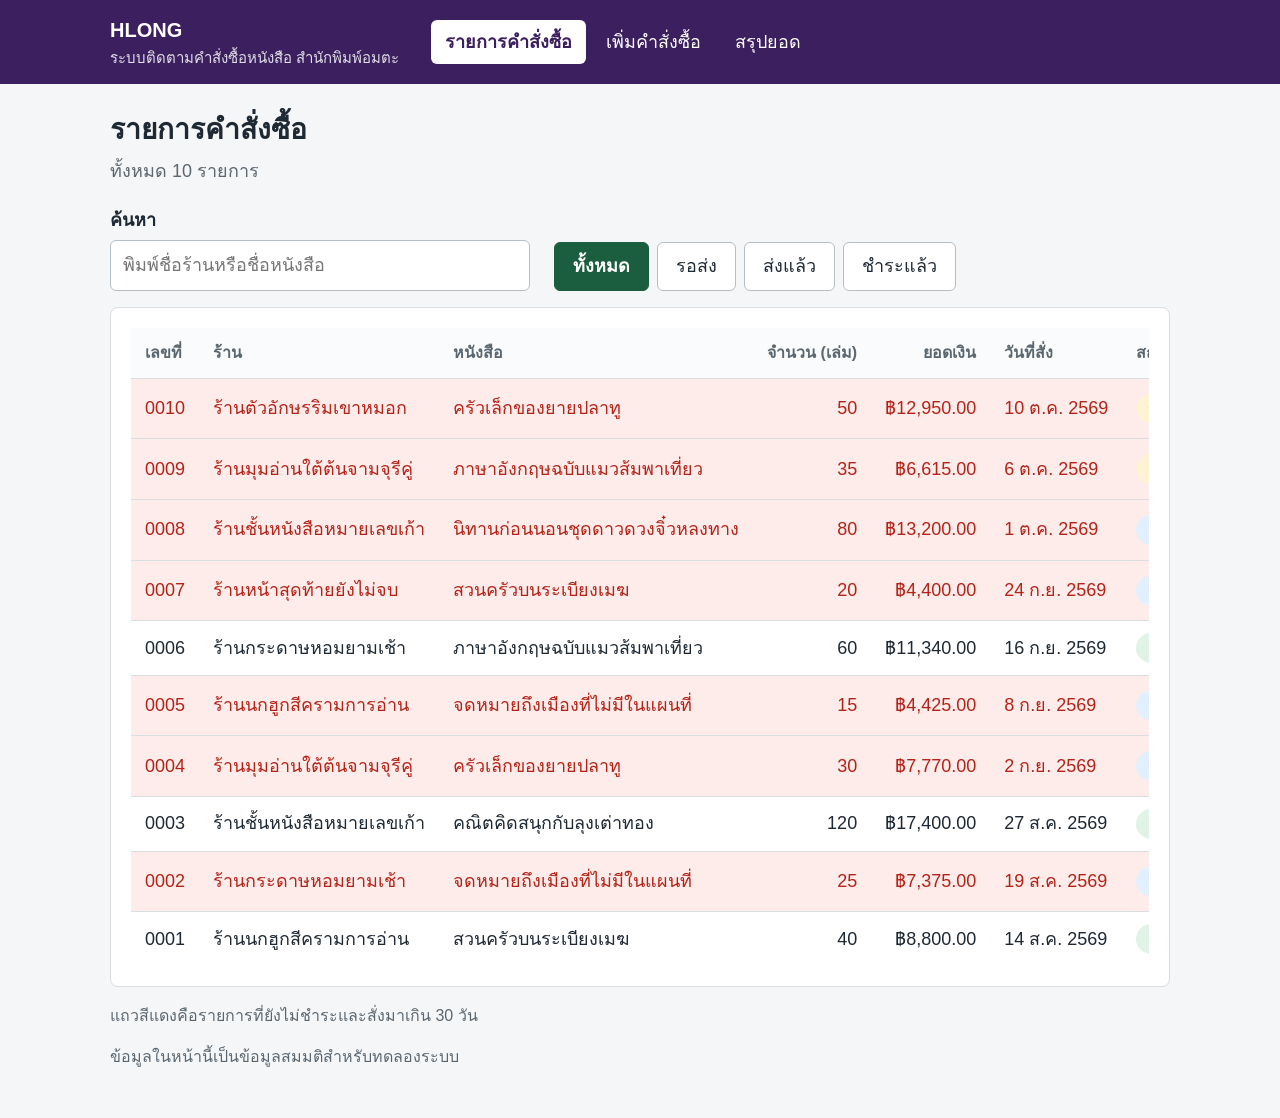
<file: index.html>
<!DOCTYPE html>
<html lang="th">
<head>
  <meta charset="utf-8">
  <meta name="viewport" content="width=device-width, initial-scale=1">
  <title>รายการคำสั่งซื้อ - สำนักพิมพ์อมตะ</title>
  <link rel="stylesheet" href="css/style.css">
</head>
<body>
  <header class="topbar">
    <div class="topbar-inner">
      <div class="brand">HLONG<small>ระบบติดตามคำสั่งซื้อหนังสือ สำนักพิมพ์อมตะ</small></div>
      <nav class="menu">
        <a href="index.html" class="current">รายการคำสั่งซื้อ</a>
        <a href="add.html">เพิ่มคำสั่งซื้อ</a>
        <a href="summary.html">สรุปยอด</a>
      </nav>
    </div>
  </header>

  <main>
    <h1>รายการคำสั่งซื้อ</h1>
    <p class="lead" id="order-count">กำลังโหลดข้อมูล</p>

    <p class="notice" id="saved-notice" hidden>บันทึกคำสั่งซื้อใหม่แล้ว อยู่แถวบนสุดของตาราง</p>

    <div class="filters">
      <div class="search">
        <label for="search">ค้นหา</label>
        <input type="search" id="search" placeholder="พิมพ์ชื่อร้านหรือชื่อหนังสือ" autocomplete="off">
      </div>
      <div class="filter-buttons" id="status-filter" role="group" aria-label="กรองตามสถานะ">
        <button type="button" class="filter-button current" data-status="">ทั้งหมด</button>
        <button type="button" class="filter-button" data-status="รอส่ง">รอส่ง</button>
        <button type="button" class="filter-button" data-status="ส่งแล้ว">ส่งแล้ว</button>
        <button type="button" class="filter-button" data-status="ชำระแล้ว">ชำระแล้ว</button>
      </div>
    </div>

    <div class="card">
      <div class="table-wrap">
        <table>
          <thead>
            <tr>
              <th>เลขที่</th>
              <th>ร้าน</th>
              <th>หนังสือ</th>
              <th class="num">จำนวน (เล่ม)</th>
              <th class="num">ยอดเงิน</th>
              <th>วันที่สั่ง</th>
              <th>สถานะ</th>
              <th>เปลี่ยนสถานะ</th>
            </tr>
          </thead>
          <tbody id="order-rows"></tbody>
        </table>
      </div>
      <p class="empty" id="no-result" hidden>ไม่พบรายการที่ตรงกับการค้นหาหรือสถานะที่เลือก</p>
    </div>

    <p class="note">แถวสีแดงคือรายการที่ยังไม่ชำระและสั่งมาเกิน 30 วัน</p>
    <p class="note">ข้อมูลในหน้านี้เป็นข้อมูลสมมติสำหรับทดลองระบบ</p>
  </main>

  <script src="js/data.js"></script>
  <script src="js/format.js"></script>
  <script src="js/list.js"></script>
</body>
</html>
</file>
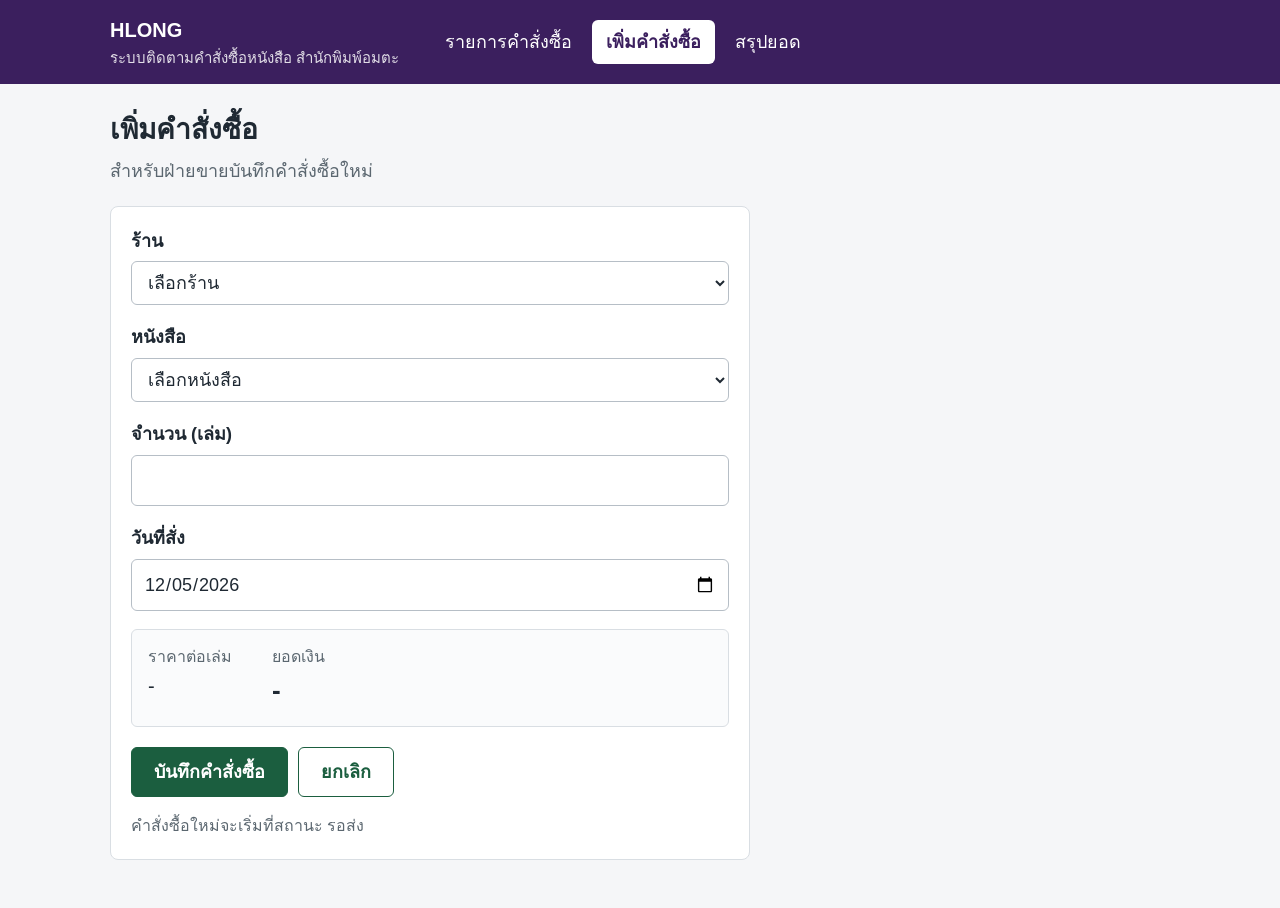
<file: add.html>
<!DOCTYPE html>
<html lang="th">
<head>
  <meta charset="utf-8">
  <meta name="viewport" content="width=device-width, initial-scale=1">
  <title>เพิ่มคำสั่งซื้อ - สำนักพิมพ์อมตะ</title>
  <link rel="stylesheet" href="css/style.css">
</head>
<body>
  <header class="topbar">
    <div class="topbar-inner">
      <div class="brand">HLONG<small>ระบบติดตามคำสั่งซื้อหนังสือ สำนักพิมพ์อมตะ</small></div>
      <nav class="menu">
        <a href="index.html">รายการคำสั่งซื้อ</a>
        <a href="add.html" class="current">เพิ่มคำสั่งซื้อ</a>
        <a href="summary.html">สรุปยอด</a>
      </nav>
    </div>
  </header>

  <main>
    <h1>เพิ่มคำสั่งซื้อ</h1>
    <p class="lead">สำหรับฝ่ายขายบันทึกคำสั่งซื้อใหม่</p>

    <form class="card form" id="order-form" novalidate>
      <div class="field">
        <label for="shop">ร้าน</label>
        <select id="shop">
          <option value="">เลือกร้าน</option>
        </select>
        <p class="field-error" id="shop-error"></p>
      </div>

      <div class="field">
        <label for="book">หนังสือ</label>
        <select id="book">
          <option value="">เลือกหนังสือ</option>
        </select>
        <p class="field-error" id="book-error"></p>
      </div>

      <div class="field">
        <label for="quantity">จำนวน (เล่ม)</label>
        <input type="text" inputmode="numeric" id="quantity" autocomplete="off">
        <p class="field-error" id="quantity-error"></p>
      </div>

      <div class="field">
        <label for="order-date">วันที่สั่ง</label>
        <input type="date" id="order-date">
        <p class="field-error" id="order-date-error"></p>
      </div>

      <dl class="totals">
        <div>
          <dt>ราคาต่อเล่ม</dt>
          <dd id="price-text">-</dd>
        </div>
        <div>
          <dt>ยอดเงิน</dt>
          <dd class="total" id="total-text">-</dd>
        </div>
      </dl>

      <p class="form-error" id="form-error" role="alert"></p>

      <div class="actions">
        <button type="submit" class="button">บันทึกคำสั่งซื้อ</button>
        <a href="index.html" class="button button-plain">ยกเลิก</a>
      </div>
      <p class="note">คำสั่งซื้อใหม่จะเริ่มที่สถานะ รอส่ง</p>
    </form>
  </main>

  <script src="js/data.js"></script>
  <script src="js/format.js"></script>
  <script src="js/add.js"></script>
</body>
</html>
</file>
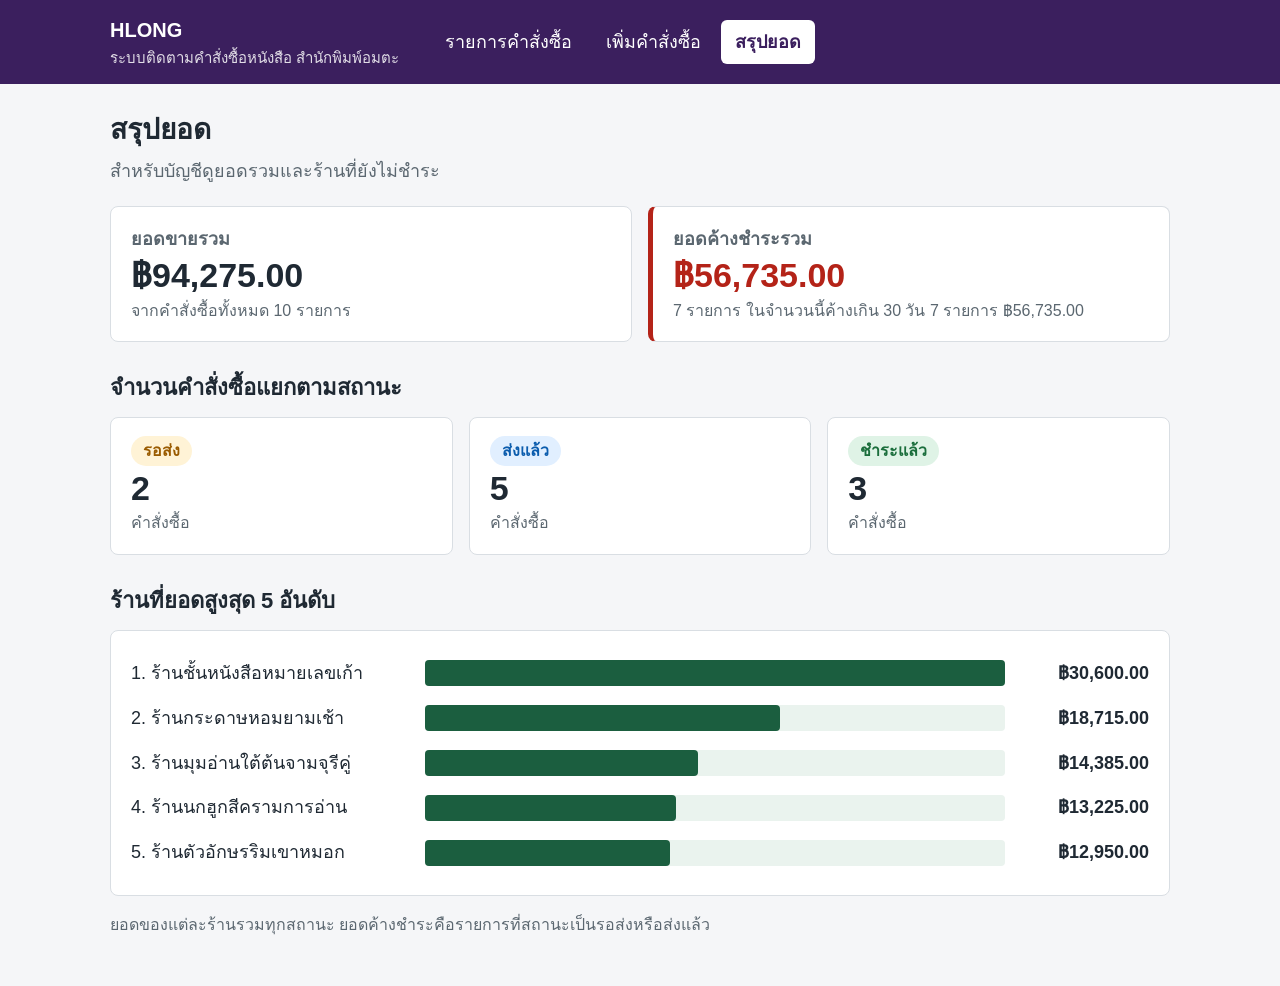
<file: summary.html>
<!DOCTYPE html>
<html lang="th">
<head>
  <meta charset="utf-8">
  <meta name="viewport" content="width=device-width, initial-scale=1">
  <title>สรุปยอด - สำนักพิมพ์อมตะ</title>
  <link rel="stylesheet" href="css/style.css">
</head>
<body>
  <header class="topbar">
    <div class="topbar-inner">
      <div class="brand">HLONG<small>ระบบติดตามคำสั่งซื้อหนังสือ สำนักพิมพ์อมตะ</small></div>
      <nav class="menu">
        <a href="index.html">รายการคำสั่งซื้อ</a>
        <a href="add.html">เพิ่มคำสั่งซื้อ</a>
        <a href="summary.html" class="current">สรุปยอด</a>
      </nav>
    </div>
  </header>

  <main>
    <h1>สรุปยอด</h1>
    <p class="lead">สำหรับบัญชีดูยอดรวมและร้านที่ยังไม่ชำระ</p>

    <div class="stats stats-main">
      <div class="stat">
        <p class="stat-label">ยอดขายรวม</p>
        <p class="stat-value" id="total-sales">-</p>
        <p class="stat-sub" id="total-sales-sub"></p>
      </div>
      <div class="stat stat-alert">
        <p class="stat-label">ยอดค้างชำระรวม</p>
        <p class="stat-value" id="total-unpaid">-</p>
        <p class="stat-sub" id="total-unpaid-sub"></p>
      </div>
    </div>

    <h2>จำนวนคำสั่งซื้อแยกตามสถานะ</h2>
    <div class="stats" id="status-cards"></div>

    <h2>ร้านที่ยอดสูงสุด 5 อันดับ</h2>
    <div class="card">
      <ol class="bars" id="shop-bars"></ol>
      <p id="shop-empty" hidden>ยังไม่มีคำสั่งซื้อ</p>
    </div>
    <p class="note">ยอดของแต่ละร้านรวมทุกสถานะ ยอดค้างชำระคือรายการที่สถานะเป็นรอส่งหรือส่งแล้ว</p>
  </main>

  <script src="js/data.js"></script>
  <script src="js/format.js"></script>
  <script src="js/summary.js"></script>
</body>
</html>
</file>
<file: css/style.css>
/* หน้าตากลางของทุกหน้า */
:root {
  --ink: #1f2933;
  --muted: #5b6770;
  --line: #d9dee3;
  --bg: #f5f6f8;
  --card: #ffffff;
  --brand: #1b5e3f;
  --brand-dark: #144a31;
  --brand-soft: #eaf3ee;
  --topbar: #3b1f5e;
  --wait: #9a5b00;
  --wait-bg: #fff3d6;
  --sent: #0b5cad;
  --sent-bg: #e1efff;
  --paid: #1b6e3c;
  --paid-bg: #dff3e6;
  --error: #b42318;
}

* {
  box-sizing: border-box;
}

body {
  margin: 0;
  font-family: "Sarabun", "Leelawadee UI", "Noto Sans Thai", Tahoma, sans-serif;
  font-size: 18px;
  line-height: 1.6;
  color: var(--ink);
  background: var(--bg);
}

.topbar {
  background: var(--topbar);
  color: #fff;
}

.topbar-inner {
  max-width: 1100px;
  margin: 0 auto;
  padding: 14px 20px;
  display: flex;
  flex-wrap: wrap;
  align-items: center;
  gap: 8px 32px;
}

.brand {
  font-size: 20px;
  font-weight: 700;
}

.brand small {
  display: block;
  font-size: 15px;
  font-weight: 400;
  opacity: 0.85;
}

.menu {
  display: flex;
  flex-wrap: wrap;
  gap: 6px;
}

.menu a {
  color: #fff;
  text-decoration: none;
  padding: 8px 14px;
  border-radius: 6px;
}

.menu a:hover {
  background: rgba(255, 255, 255, 0.14);
}

.menu a.current {
  background: #fff;
  color: var(--topbar);
  font-weight: 700;
}

main {
  max-width: 1100px;
  margin: 0 auto;
  padding: 24px 20px 48px;
}

h1 {
  font-size: 28px;
  margin: 0 0 4px;
}

.lead {
  color: var(--muted);
  margin: 0 0 20px;
}

.card {
  background: var(--card);
  border: 1px solid var(--line);
  border-radius: 8px;
  padding: 20px;
}

.table-wrap {
  overflow-x: auto;
}

table {
  width: 100%;
  border-collapse: collapse;
  min-width: 760px;
}

th,
td {
  padding: 12px 14px;
  text-align: left;
  border-bottom: 1px solid var(--line);
  white-space: nowrap;
}

th {
  font-size: 16px;
  color: var(--muted);
  background: #fafbfc;
}

td.num,
th.num {
  text-align: right;
  font-variant-numeric: tabular-nums;
}

tbody tr:last-child td {
  border-bottom: none;
}

.status {
  display: inline-block;
  padding: 2px 12px;
  border-radius: 999px;
  font-size: 16px;
  font-weight: 600;
}

.status-wait {
  color: var(--wait);
  background: var(--wait-bg);
}

.status-sent {
  color: var(--sent);
  background: var(--sent-bg);
}

.status-paid {
  color: var(--paid);
  background: var(--paid-bg);
}

.form {
  max-width: 640px;
}

.field {
  margin-bottom: 18px;
}

.field label {
  display: block;
  font-weight: 600;
  margin-bottom: 6px;
}

.field select,
.field input {
  width: 100%;
  padding: 10px 12px;
  font: inherit;
  color: var(--ink);
  background: #fff;
  border: 1px solid #b6bec6;
  border-radius: 6px;
}

.field select:focus,
.field input:focus {
  outline: 2px solid var(--sent);
  outline-offset: 1px;
}

.field .invalid {
  border-color: var(--error);
}

.field-error,
.form-error {
  color: var(--error);
  margin: 6px 0 0;
  font-size: 16px;
}

.field-error:empty,
.form-error:empty {
  display: none;
}

.form-error {
  font-weight: 600;
  margin: 0 0 16px;
}

.totals {
  display: flex;
  flex-wrap: wrap;
  gap: 12px 40px;
  margin: 4px 0 20px;
  padding: 14px 16px;
  background: #fafbfc;
  border: 1px solid var(--line);
  border-radius: 6px;
}

.totals dt {
  color: var(--muted);
  font-size: 16px;
}

.totals dd {
  margin: 0;
  font-size: 20px;
  font-variant-numeric: tabular-nums;
}

.totals .total {
  font-size: 26px;
  font-weight: 700;
}

.actions {
  display: flex;
  flex-wrap: wrap;
  gap: 10px;
}

.button {
  display: inline-block;
  padding: 10px 22px;
  font: inherit;
  font-weight: 600;
  color: #fff;
  background: var(--brand);
  border: 1px solid var(--brand);
  border-radius: 6px;
  text-decoration: none;
  cursor: pointer;
}

.button:hover {
  background: var(--brand-dark);
}

.button-plain {
  color: var(--brand);
  background: #fff;
}

.button-plain:hover {
  background: var(--brand-soft);
}

.notice {
  margin: 0 0 16px;
  padding: 10px 16px;
  color: var(--paid);
  background: var(--paid-bg);
  border-radius: 6px;
  font-weight: 600;
}

h2 {
  font-size: 22px;
  margin: 28px 0 12px;
}

.stats {
  display: grid;
  grid-template-columns: repeat(3, 1fr);
  gap: 16px;
}

.stats-main {
  grid-template-columns: repeat(2, 1fr);
}

.stat {
  background: var(--card);
  border: 1px solid var(--line);
  border-radius: 8px;
  padding: 18px 20px;
}

.stat p {
  margin: 0;
}

.stat-label {
  color: var(--muted);
  font-weight: 600;
}

.stat-value {
  font-size: 34px;
  font-weight: 700;
  line-height: 1.3;
  font-variant-numeric: tabular-nums;
}

.stat-sub {
  color: var(--muted);
  font-size: 16px;
}

.stat-alert {
  border-left: 5px solid var(--error);
}

.stat-alert .stat-value {
  color: var(--error);
}

.bars {
  list-style: none;
  margin: 0;
  padding: 0;
}

.bar-row {
  display: grid;
  grid-template-columns: 280px 1fr 130px;
  align-items: center;
  gap: 14px;
  padding: 8px 0;
}

.bar-track {
  display: block;
  height: 26px;
  background: var(--brand-soft);
  border-radius: 4px;
}

.bar {
  display: block;
  height: 100%;
  background: var(--brand);
  border-radius: 4px;
}

.bar-amount {
  text-align: right;
  font-weight: 600;
  font-variant-numeric: tabular-nums;
}

@media (max-width: 700px) {
  .stats,
  .stats-main {
    grid-template-columns: 1fr;
  }

  .bar-row {
    grid-template-columns: 1fr auto;
    gap: 4px 12px;
  }

  .bar-track {
    grid-column: 1 / -1;
    grid-row: 2;
  }
}

.filters {
  display: flex;
  flex-wrap: wrap;
  align-items: flex-end;
  gap: 12px 24px;
  margin-bottom: 16px;
}

.search {
  flex: 1 1 280px;
  max-width: 420px;
}

.search label {
  display: block;
  font-weight: 600;
  margin-bottom: 6px;
}

.search input {
  width: 100%;
  padding: 10px 12px;
  font: inherit;
  color: var(--ink);
  background: #fff;
  border: 1px solid #b6bec6;
  border-radius: 6px;
}

.search input:focus {
  outline: 2px solid var(--brand);
  outline-offset: 1px;
}

.filter-buttons {
  display: flex;
  flex-wrap: wrap;
  gap: 8px;
}

.filter-button {
  padding: 9px 18px;
  font: inherit;
  color: var(--ink);
  background: #fff;
  border: 1px solid #b6bec6;
  border-radius: 6px;
  cursor: pointer;
}

.filter-button:hover {
  background: var(--brand-soft);
}

.filter-button.current {
  color: #fff;
  background: var(--brand);
  border-color: var(--brand);
  font-weight: 600;
}

.empty {
  margin: 16px 0 4px;
  text-align: center;
  color: var(--muted);
}

.button-small {
  padding: 4px 12px;
  font-size: 16px;
  color: var(--brand);
  background: #fff;
}

.button-small:hover {
  background: var(--brand-soft);
}

tr.overdue td {
  color: var(--error);
  background: #fdecea;
}

.overdue-flag {
  margin-left: 8px;
  font-size: 16px;
  font-weight: 700;
}

.note {
  color: var(--muted);
  margin: 16px 0 0;
  font-size: 16px;
}

@media (max-width: 600px) {
  body {
    font-size: 17px;
  }

  h1 {
    font-size: 24px;
  }

  main {
    padding: 16px 12px 40px;
  }

  .card {
    padding: 12px;
  }
}
</file>
